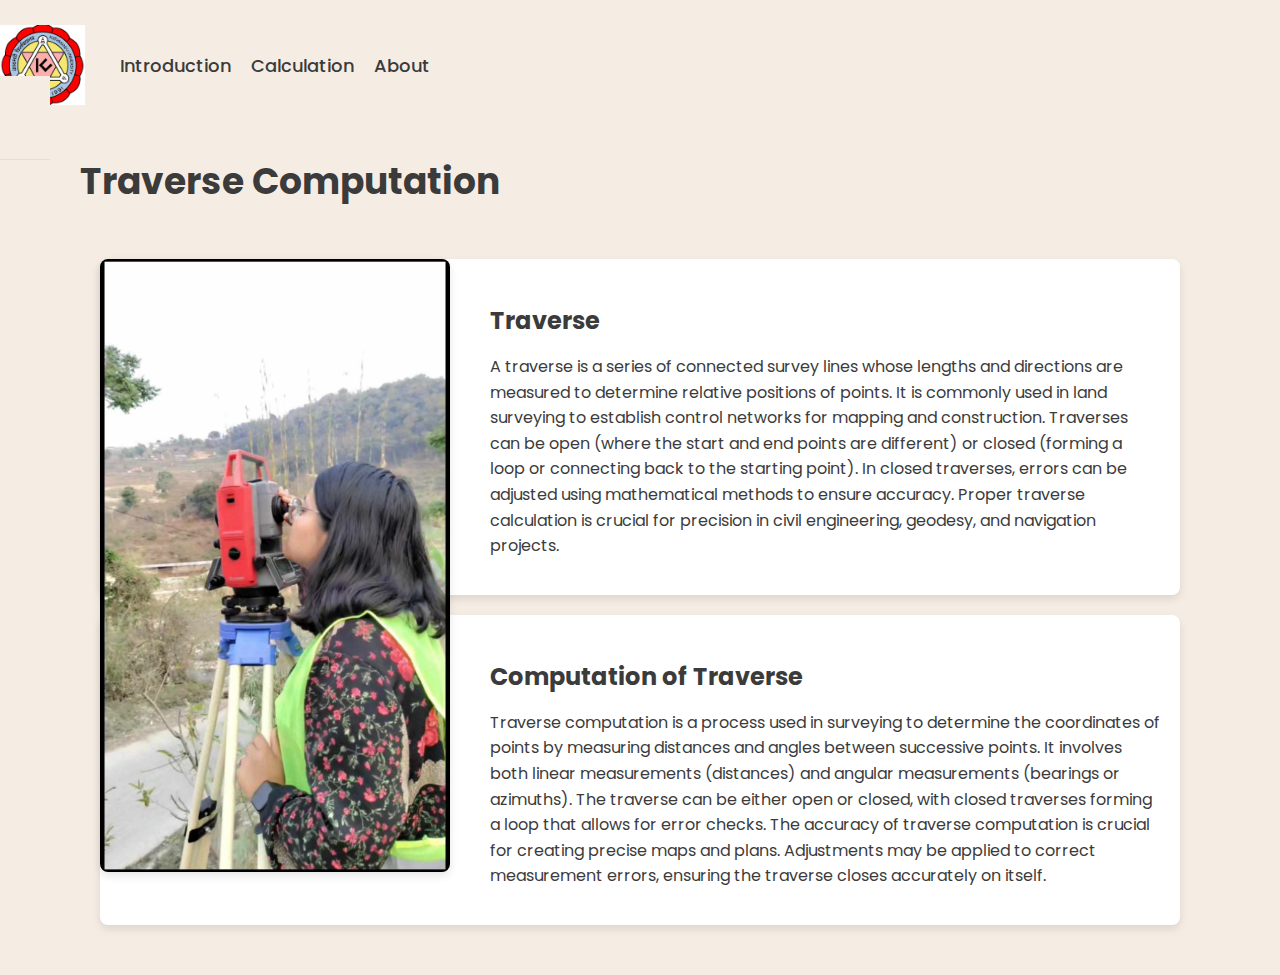
<file: index.html>
<!DOCTYPE html>
<html lang="en">

<head>
    <meta charset="UTF-8">
    <meta name="viewport" content="width=device-width, initial-scale=1.0">
    <link href="https://fonts.googleapis.com/css2?family=Poppins:wght@400;700&display=swap" rel="stylesheet">
    <link rel="stylesheet" href="core.css">
    <title>Traverse Computation</title>
</head>

<body>
    <navbar>
        <ul class="myorder1">
            <li class="mylis1">
                <a href="#"><img src="logo.jpg" alt="Kathmandu University" height="60" width="60" class="myimg1"></a>
            </li>
            <li class="mylis1">
                <a href="index.html">Introduction</a>
            </li>
            <li class="mylis1">
                <a href="shrija.html">Calculation</a>
            </li>
            <li class="mylis1">
                <a href="intro.html">About</a>
            </li>
        </ul>
    </navbar>

    <div class="header-section">
        <h1>Traverse Computation</h1>
    </div>

    <div class="traverse-container">
        <div class="image-container">
            <img src="traverseimage.jpg" alt="Image">
        </div>
        <div class="traverse-box">
            <h3>Traverse</h3>
            <p>A traverse is a series of connected survey lines whose lengths and directions are measured to determine relative positions of points. It is commonly used in land surveying to establish control networks for mapping and construction. Traverses can be open (where the start and end points are different) or closed (forming a loop or connecting back to the starting point). In closed traverses, errors can be adjusted using mathematical methods to ensure accuracy. Proper traverse calculation is crucial for precision in civil engineering, geodesy, and navigation projects.</p>
        </div>
        <div class="traverse-box">
            <h3>Computation of Traverse</h3>
            <p>Traverse computation is a process used in surveying to determine the coordinates of points by measuring distances and angles between successive points. It involves both linear measurements (distances) and angular measurements (bearings or azimuths). The traverse can be either open or closed, with closed traverses forming a loop that allows for error checks. The accuracy of traverse computation is crucial for creating precise maps and plans. Adjustments may be applied to correct measurement errors, ensuring the traverse closes accurately on itself.</p>
        </div>
    </div>
</body>

</html>
</file>
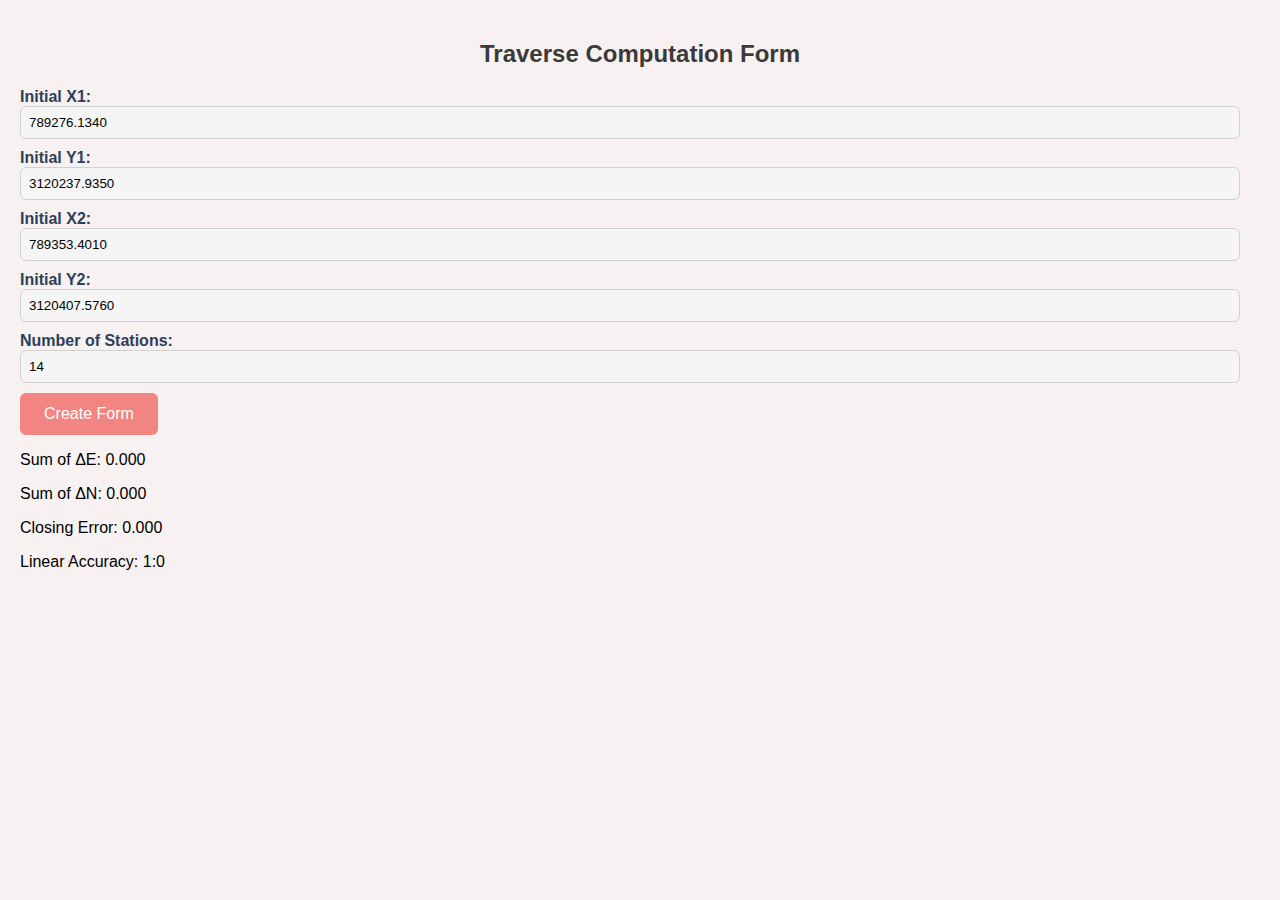
<file: shrija.html>
<!DOCTYPE html>
<html>
<head>
    <title>Traverse Computation form By Shrija</title>
    <link rel="stylesheet" href="shrija.css">
</head>
<body>

    <h2>Traverse Computation Form</h2>

    <label for="X1">Initial X1:</label>
    <input type="number" id="X1" step="any" value="789276.1340" /><br/>

    <label for="Y1">Initial Y1:</label>
    <input type="number" id="Y1" step="any" value="3120237.9350" /><br/>

    <label for="X2">Initial X2:</label>
    <input type="number" id="X2" step="any" value="789353.4010" /><br/>

    <label for="Y2">Initial Y2:</label>
    <input type="number" id="Y2" step="any" value="3120407.5760" /><br/>

    <label for="numStations">Number of Stations:</label>
    <input type="number" id="numStations" min="1" value="14" />
    <button id="createFormBtn">Create Form</button>

    <form id="traverseForm" style="display:none;">
        <table id="traverseTable">
            <thead>
                <tr>
                    <th>Station</th>
                    <th>Observed Angle (in grade)</th>
                    <th>Bearing</th>
                    <th>Length</th>
                    <th>HI</th>
                    <th>HT</th>
                    <th colspan="2">ΔE</th>
                    <th colspan="2">ΔN</th>
                    <th colspan="2">Δh</th>
                    <th>E</th>
                    <th>N</th>
                    <th>Z</th>
                </tr>
                <tr>
                    <th></th>
                    <th></th>
                    <th></th>
                    <th></th>
                    <th></th>
                    <th></th>
                    <th>Calculated</th>
                    <th>Correction</th>
                    <th>Calculated</th>
                    <th>Correction</th>
                    <th>Calculated</th>
                    <th>Correction</th>
                    <th></th>
                    <th></th>
                    <th></th>
                </tr>
            </thead>
            <tbody>
            </tbody>
        </table>
        <button type="submit">Compute</button>
    </form>
    <div id="results">
        <p>Sum of ΔE: <span id="sum-e">0.000</span></p>
        <p>Sum of ΔN: <span id="sum-n">0.000</span></p>
        <p>Closing Error: <span id="closing-error">0.000</span></p>
        <p>Linear Accuracy: <span id="linear-accuracy">1:0</span></p>
    </div>
    
    <script src="shrija.js"></script>
</body>
</html>
</file>
<file: core.css>
body {
    font-family: 'Poppins', sans-serif; 
    margin: 0;
    padding: 0;
    background-color: #f5ede4;
    color: #3b3b3b;
}

/* Styling the navbar */
navbar {
    background-color: #f5ede4;
    border-bottom: 1px solid #e6e0d4;
    padding: 30px 50px;
    overflow: hidden; 
}

.myorder1 {
    list-style: none;
    margin: 0;
    padding: 0;
    display: flex;
    align-items: center;
}

.mylis1 {
    margin-right: 20px;
}

.myimg1 {
    vertical-align: middle;
    margin-right: 15px;
    max-width: 100%;
    height: 60px; 
    width: auto;  
    display: block;
    overflow: visible; 
}

a {
    text-decoration: none;
    color: #3b3b3b;
    font-size: 18px;
    font-weight: 500;
}

.header-section {
    text-align: left; 
    margin-top: 10px;
    margin-left: 80px;
}

.header-section h1 {
    font-size: 36px;
    font-weight: bold;
    color: #3b3b3b;
}

.traverse-container {
    margin: 50px 100px;
    display: block;
}

.traverse-box {
    padding: 20px;
    margin-top: 20px;
    background-color: #fff;
    border-radius: 8px;
    box-shadow: 0 4px 8px rgba(0, 0, 0, 0.1);
}

.traverse-box h3 {
    font-size: 24px;
    margin-bottom: 10px;
    color: #3b3b3b;
}

.traverse-box p {
    font-size: 16px;
    line-height: 1.6;
    color: #3b3b3b;
}


.image-container {
    float: left;
    margin-right: 40px;
    max-width: 350px; 
}

.image-container img {
    max-width: 100%;
    height: auto;
    border-radius: 8px;
    box-shadow: 0 4px 8px rgba(0, 0, 0, 0.1);
}

.myimg1 {
    height: 80px;
    width: auto;
}
</file>
<file: shrija.css>
body {
    font-family: Arial, sans-serif;
    background-color: #f7f2f1; 
    margin: 0;
    padding: 20px;
}

h2 {
    text-align: center;
    color: #3a3a3a;
    margin-bottom: 20px;
}

form {
    background-color: #ffffff; 
    padding: 20px;
    border-radius: 10px;
    box-shadow: 0 6px 12px rgba(0, 0, 0, 0.1);
    max-width: 100%;
    margin: 0 auto;
}

label {
    font-weight: bold;
    margin-right: 10px;
    color: #2d4059; 
}

input[type="number"] {
    padding: 8px;
    border: 1px solid #d1d1d1;
    border-radius: 6px;
    margin-bottom: 10px;
    width: calc(100% - 20px);
    box-sizing: border-box;
    background-color: #f5f5f5; 
}

button {
    padding: 12px 24px;
    background-color: #f28482; 
    color: white;
    border: none;
    border-radius: 6px;
    cursor: pointer;
    font-size: 16px;
    transition: background-color 0.3s ease;
}

button:hover {
    background-color: #ff595e; 
}

table {
    width: 100%;
    border-collapse: collapse;
    margin-top: 20px;
    table-layout: fixed;
}

th, td {
    border: 1px solid #d9d9d9;
    padding: 12px;
    text-align: center;
}

th {
    background-color: #ffcad4; 
    color: white;
    font-weight: bold;
}

tbody tr:nth-child(even) {
    background-color: #f3eac2;
}

tbody tr:hover {
    background-color: #caf0f8; 
}

table input[readonly] {
    color: #d9534f; 
    font-weight: bold;
}

table input {
    width: 90%;
    padding: 6px;
    border: 1px solid #ccc;
    border-radius: 4px;
    box-sizing: border-box;
    background-color: white;
}

table th:nth-child(1), table td:nth-child(1) { /* Station */
    width: 80px;
}

table th:nth-child(2), table td:nth-child(2) { /* Observed Angle */
    width: 140px;
}

table th:nth-child(3), table td:nth-child(3) { /* Bearing */
    width: 100px;
}

table th:nth-child(4), table td:nth-child(4) { /* Length */
    width: 100px;
}

table th:nth-child(5), table td:nth-child(5), /* HI */
table th:nth-child(6), table td:nth-child(6) { /* HT */
    width: 90px; 
}

table th:nth-child(7), table td:nth-child(7), /* ΔE Calculated */
table th:nth-child(8), table td:nth-child(8), /* ΔE Correction */
table th:nth-child(9), table td:nth-child(9), /* ΔN Calculated */
table th:nth-child(10), table td:nth-child(10), /* ΔN Correction */
table th:nth-child(11), table td:nth-child(11), /* Δh Calculated */
table th:nth-child(12), table td:nth-child(12) { /* Δh Correction */
    width: 240px; 
}

table th:nth-child(13), table td:nth-child(13), /* E */
table th:nth-child(14), table td:nth-child(14), /* N */
table th:nth-child(15), table td:nth-child(15) { /* Z */
    width: 100px;
}

/* Responsiveness */
@media (max-width: 768px) {
    form {
        padding: 10px;
    }

    input[type="number"] {
        width: 100%;
    }

    table {
        font-size: 14px;
    }
}
</file>
